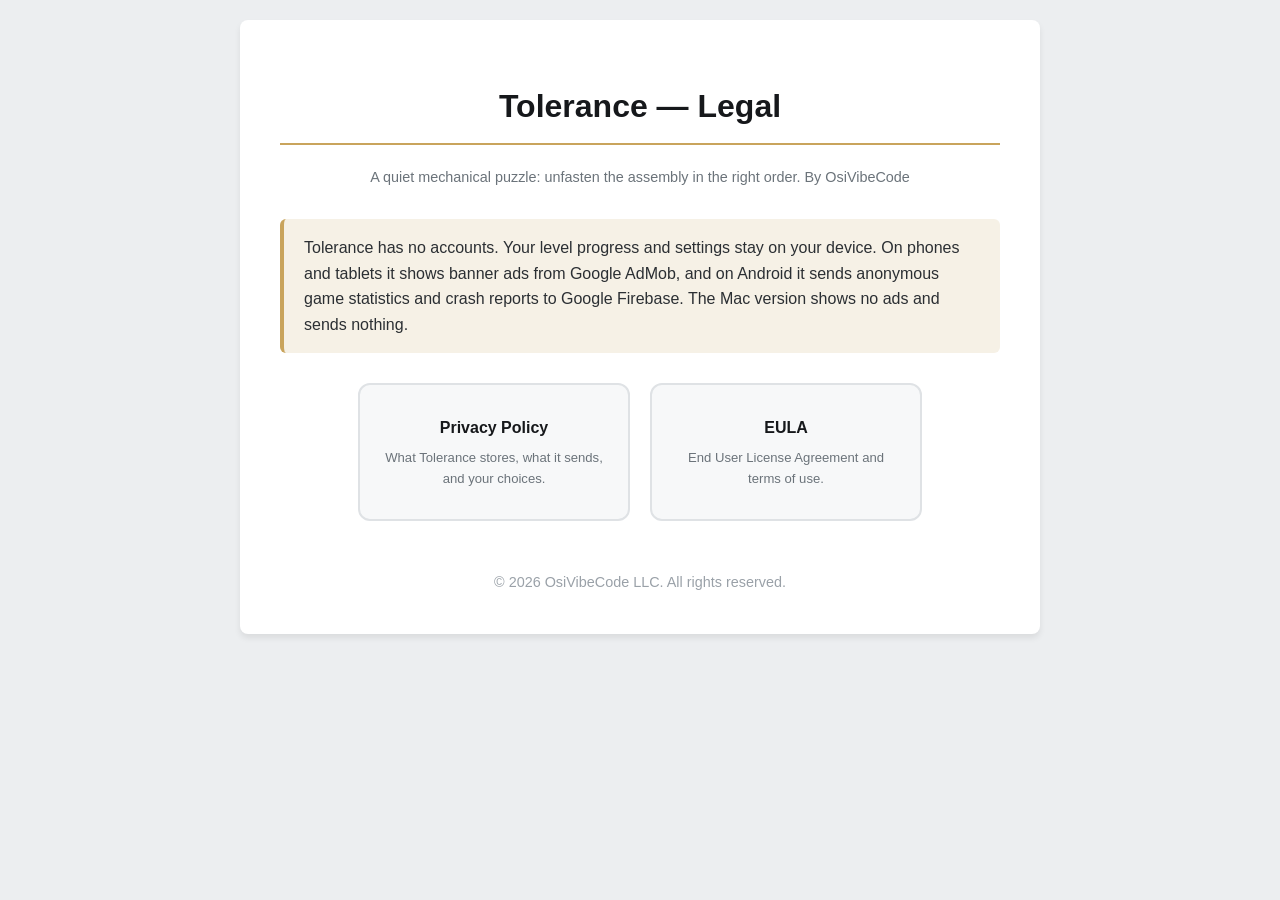
<file: index.html>
<!DOCTYPE html>
<html lang="en">
<head>
<meta charset="UTF-8"><meta name="viewport" content="width=device-width, initial-scale=1.0">
<title>Tolerance — Legal</title><link rel="stylesheet" href="style.css">
</head>
<body><div class="container">
<h1>Tolerance — Legal</h1>
<p class="subtitle">A quiet mechanical puzzle: unfasten the assembly in the right order. By OsiVibeCode</p>
<p class="callout">Tolerance has no accounts. Your level progress and settings stay on your device. On phones and
tablets it shows banner ads from Google AdMob, and on Android it sends anonymous game statistics and crash reports
to Google Firebase. The Mac version shows no ads and sends nothing.</p>
<div class="card-grid">
  <a class="card" href="privacy_policy.html"><div class="card-title">Privacy Policy</div>
    <div class="card-desc">What Tolerance stores, what it sends, and your choices.</div></a>
  <a class="card" href="eula.html"><div class="card-title">EULA</div>
    <div class="card-desc">End User License Agreement and terms of use.</div></a>
</div>
<div class="footer">&copy; 2026 OsiVibeCode LLC. All rights reserved.</div>
</div></body>
</html>
</file>
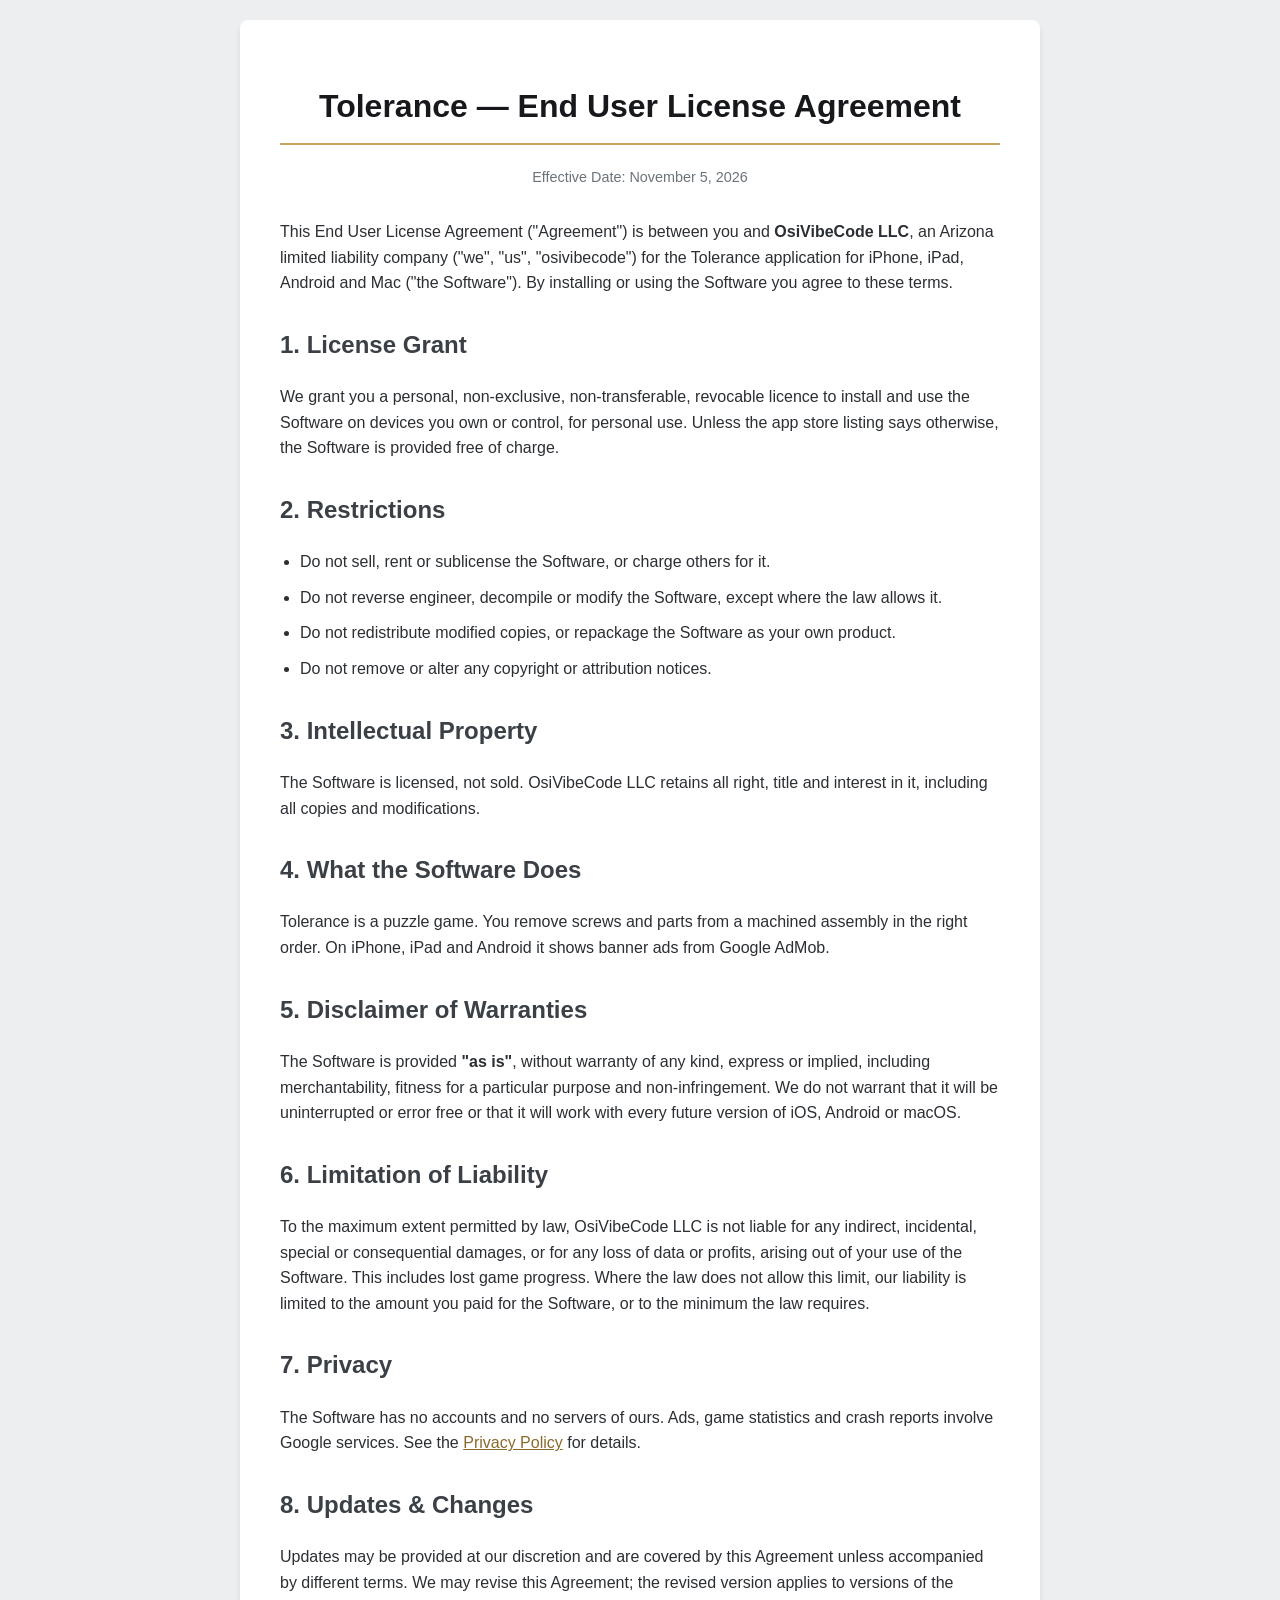
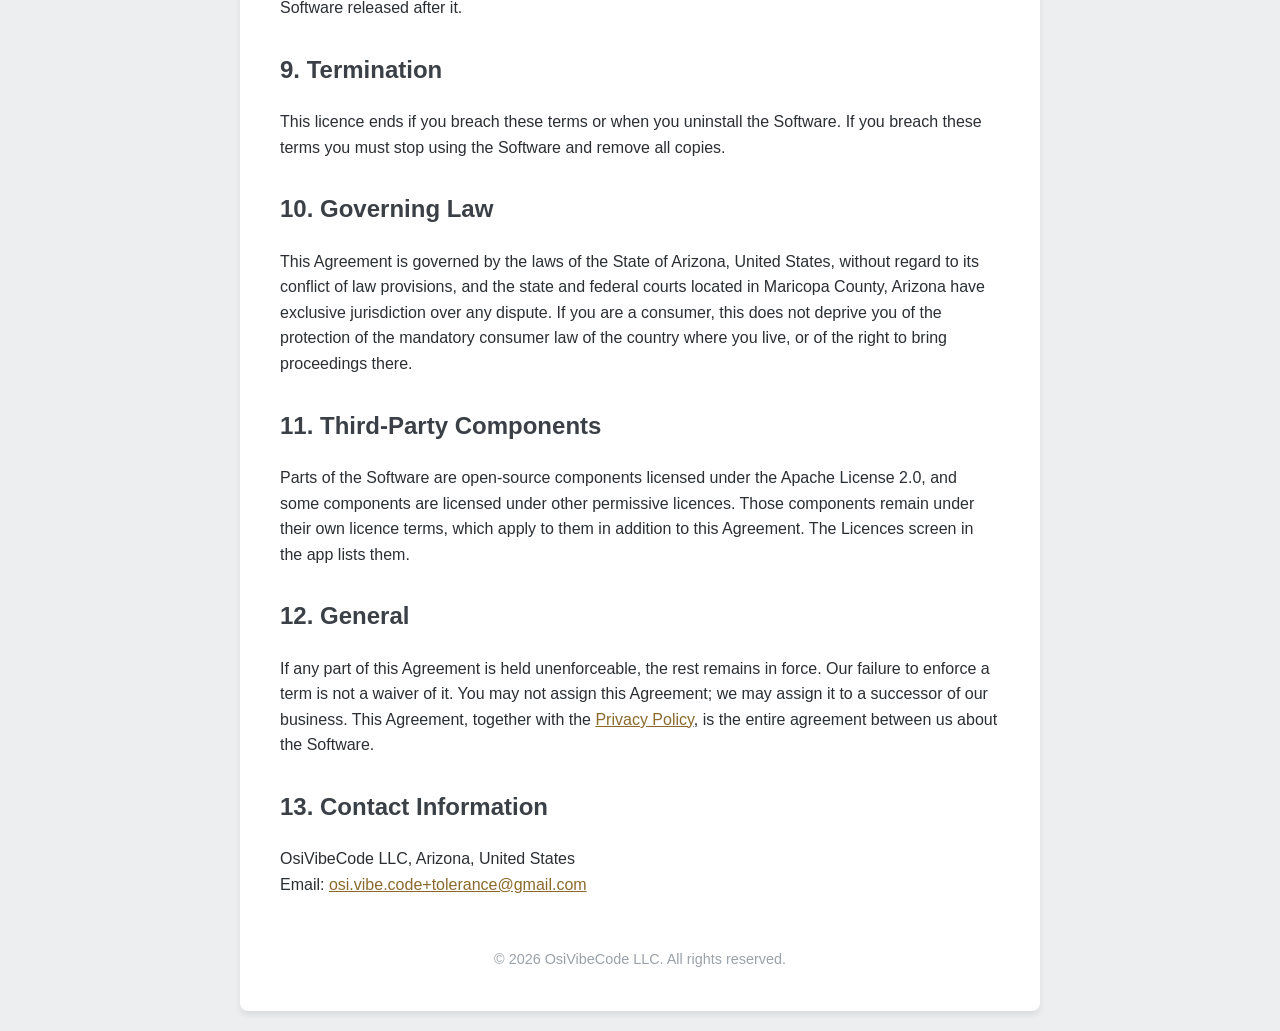
<file: eula.html>
<!DOCTYPE html>
<html lang="en">
<head>
<meta charset="UTF-8"><meta name="viewport" content="width=device-width, initial-scale=1.0">
<title>EULA - Tolerance</title><link rel="stylesheet" href="style.css">
</head>
<body>
<div class="container">

    <h1>Tolerance — End User License Agreement</h1>
    <p class="update-date">Effective Date: November 5, 2026</p>

    <p>This End User License Agreement ("Agreement") is between you and <strong>OsiVibeCode LLC</strong>,
       an Arizona limited liability company ("we", "us", "osivibecode") for the Tolerance application for
       iPhone, iPad, Android and Mac ("the Software"). By installing or using the Software you agree to these
       terms.</p>

    <h2>1. License Grant</h2>
    <p>We grant you a personal, non-exclusive, non-transferable, revocable licence to install and use
       the Software on devices you own or control, for personal use. Unless the app store listing says
       otherwise, the Software is provided free of charge.</p>

    <h2>2. Restrictions</h2>
    <ul>
        <li>Do not sell, rent or sublicense the Software, or charge others for it.</li>
        <li>Do not reverse engineer, decompile or modify the Software, except where the law allows it.</li>
        <li>Do not redistribute modified copies, or repackage the Software as your own product.</li>
        <li>Do not remove or alter any copyright or attribution notices.</li>
    </ul>

    <h2>3. Intellectual Property</h2>
    <p>The Software is licensed, not sold. OsiVibeCode LLC retains all right, title and interest in it,
       including all copies and modifications.</p>

    <h2>4. What the Software Does</h2>
    <p>Tolerance is a puzzle game. You remove screws and parts from a machined assembly in the right order. On
       iPhone, iPad and Android it shows banner ads from Google AdMob.</p>

    <h2>5. Disclaimer of Warranties</h2>
    <p>The Software is provided <strong>"as is"</strong>, without warranty of any kind, express or
       implied, including merchantability, fitness for a particular purpose and non-infringement. We do
       not warrant that it will be uninterrupted or error free or that it will work with
       every future version of iOS, Android or macOS.</p>

    <h2>6. Limitation of Liability</h2>
    <p>To the maximum extent permitted by law, OsiVibeCode LLC is not liable for any indirect, incidental,
       special or consequential damages, or for any loss of data or profits, arising out of your use of
       the Software. This includes lost game progress. Where the law does not allow this limit, our liability is limited to the amount you paid
       for the Software, or to the minimum the law requires.</p>

    <h2>7. Privacy</h2>
    <p>The Software has no accounts and no servers of ours. Ads, game statistics and crash reports involve Google
       services. See the <a href="privacy_policy.html">Privacy Policy</a> for details.</p>

    <h2>8. Updates &amp; Changes</h2>
    <p>Updates may be provided at our discretion and are covered by this Agreement unless accompanied by
       different terms. We may revise this Agreement; the revised version applies to versions of the
       Software released after it.</p>

    <h2>9. Termination</h2>
    <p>This licence ends if you breach these terms or when you uninstall the Software. If you breach these
       terms you must stop using the Software and remove all copies.</p>

    <h2>10. Governing Law</h2>
    <p>This Agreement is governed by the laws of the State of Arizona, United States, without regard to its
       conflict of law provisions, and the state and federal courts located in Maricopa County, Arizona
       have exclusive jurisdiction over any dispute. If you are a consumer, this does not deprive you of the
       protection of the mandatory consumer law of the country where you live, or of the right to bring
       proceedings there.</p>

    <h2>11. Third-Party Components</h2>
    <p>Parts of the Software are open-source components licensed under the Apache License 2.0, and some
       components are licensed under other permissive licences. Those components remain under their own
       licence terms, which apply to them in addition to this Agreement. The Licences screen in the app
       lists them.</p>

    <h2>12. General</h2>
    <p>If any part of this Agreement is held unenforceable, the rest remains in force. Our failure to enforce
       a term is not a waiver of it. You may not assign this Agreement; we may assign it to a successor of our
       business. This Agreement, together with the <a href="privacy_policy.html">Privacy Policy</a>, is the
       entire agreement between us about the Software.</p>

    <h2>13. Contact Information</h2>
    <p>OsiVibeCode LLC, Arizona, United States<br>
       Email: <a href="mailto:osi.vibe.code+tolerance@gmail.com">osi.vibe.code+tolerance@gmail.com</a></p>
    <div class="footer">
        &copy; 2026 OsiVibeCode LLC. All rights reserved.
    </div>
</div>
</body>
</html>
</file>
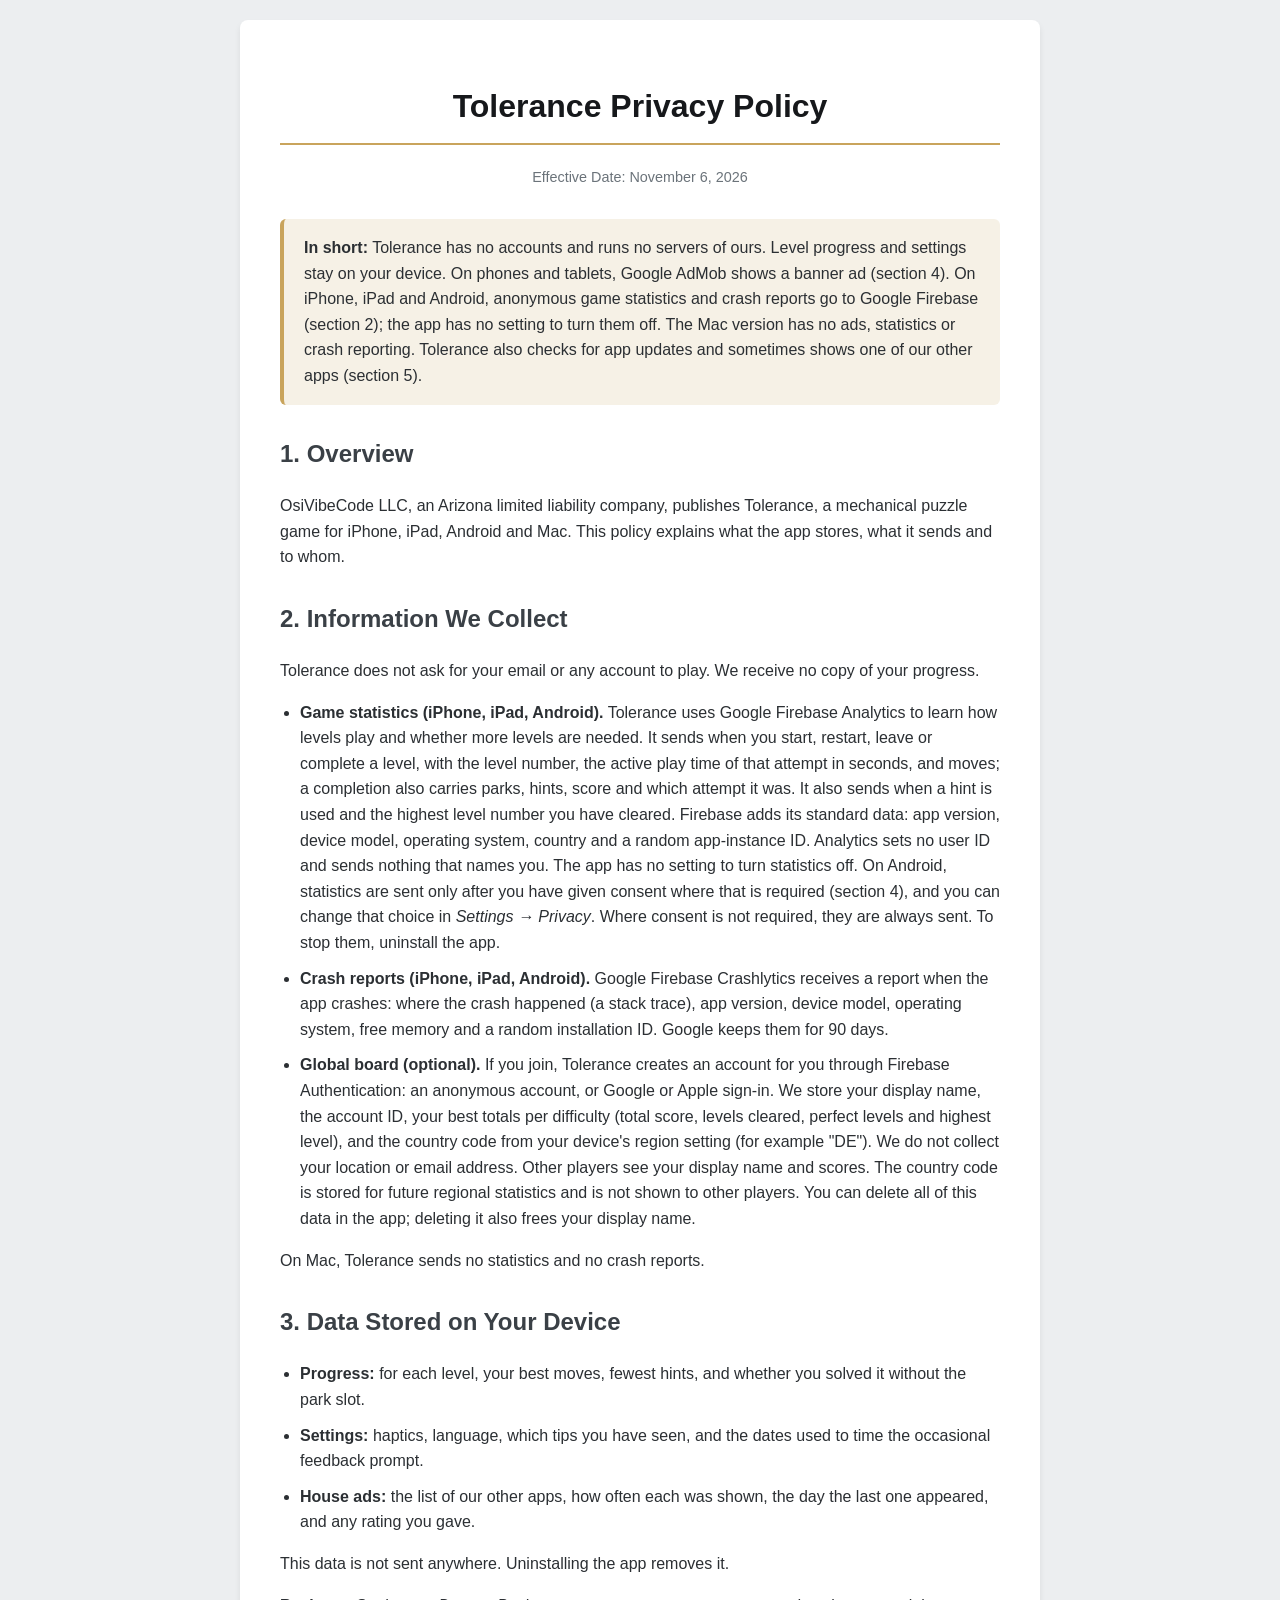
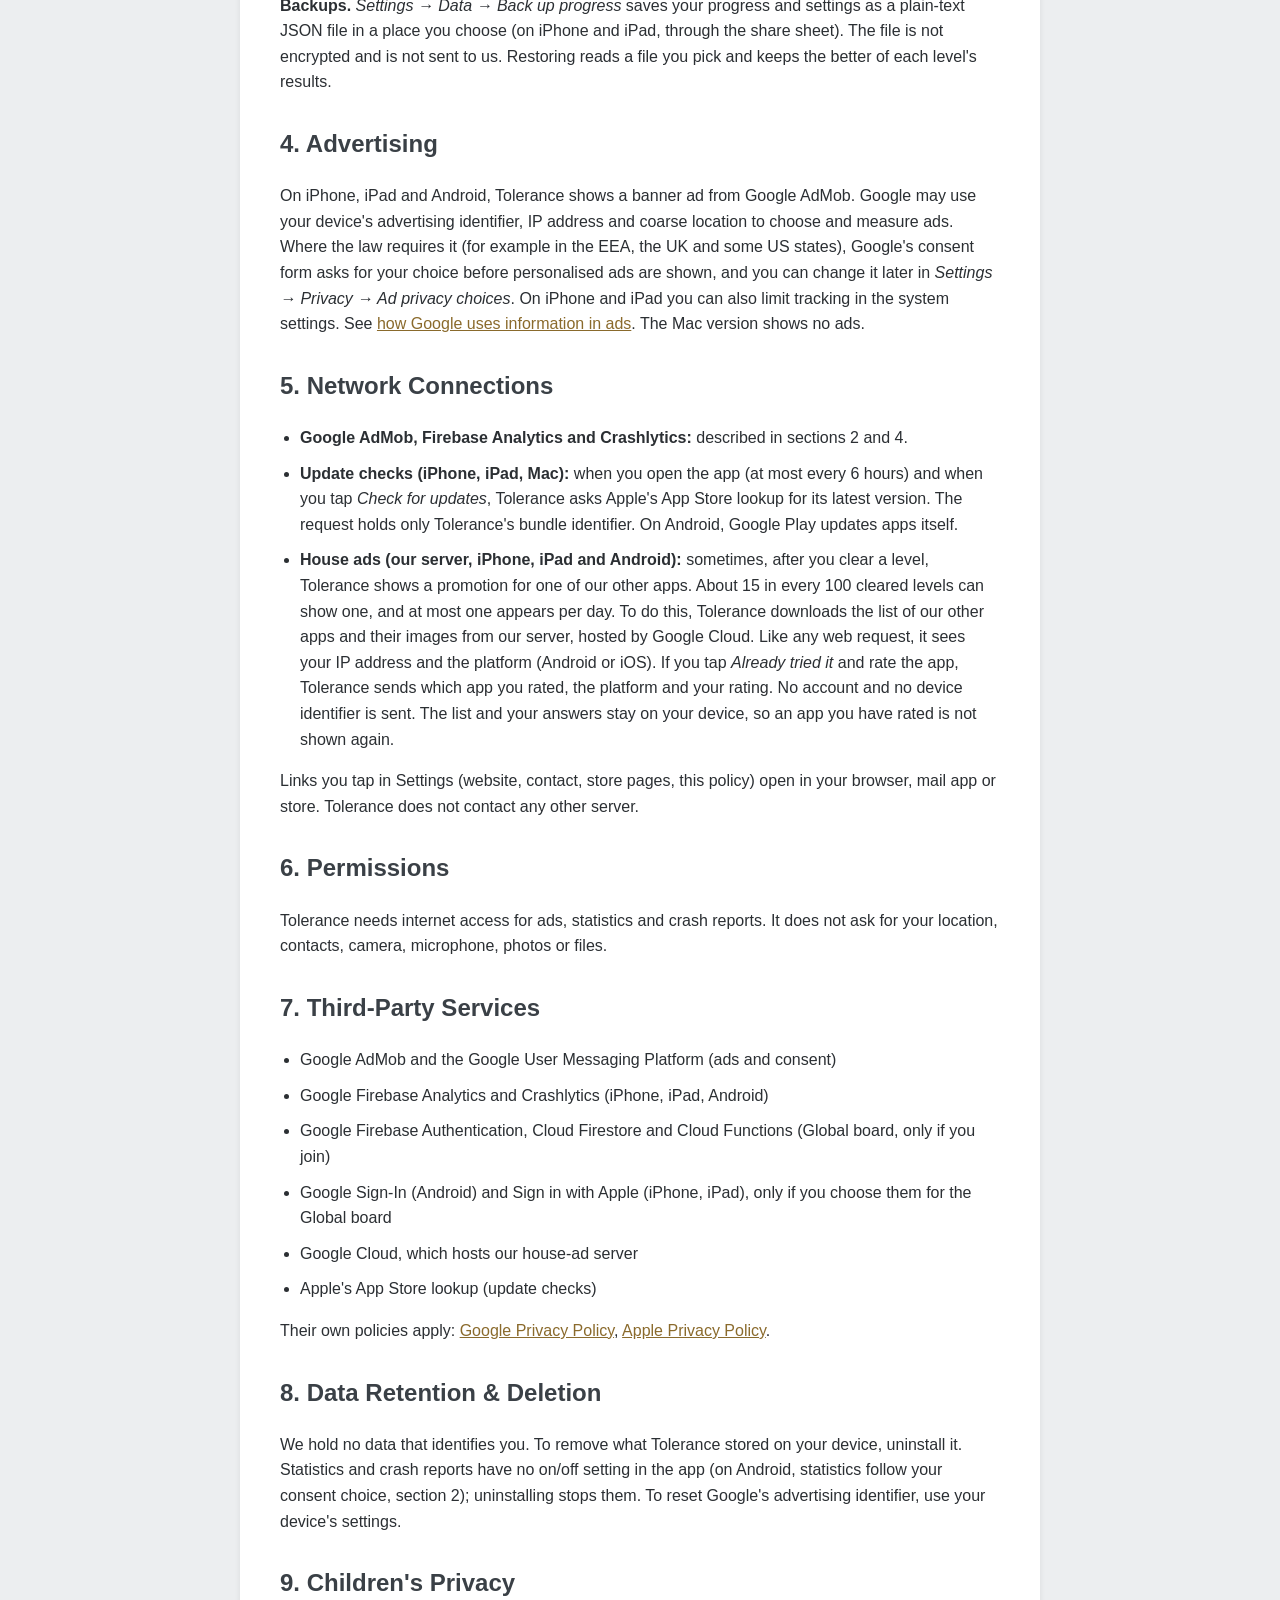
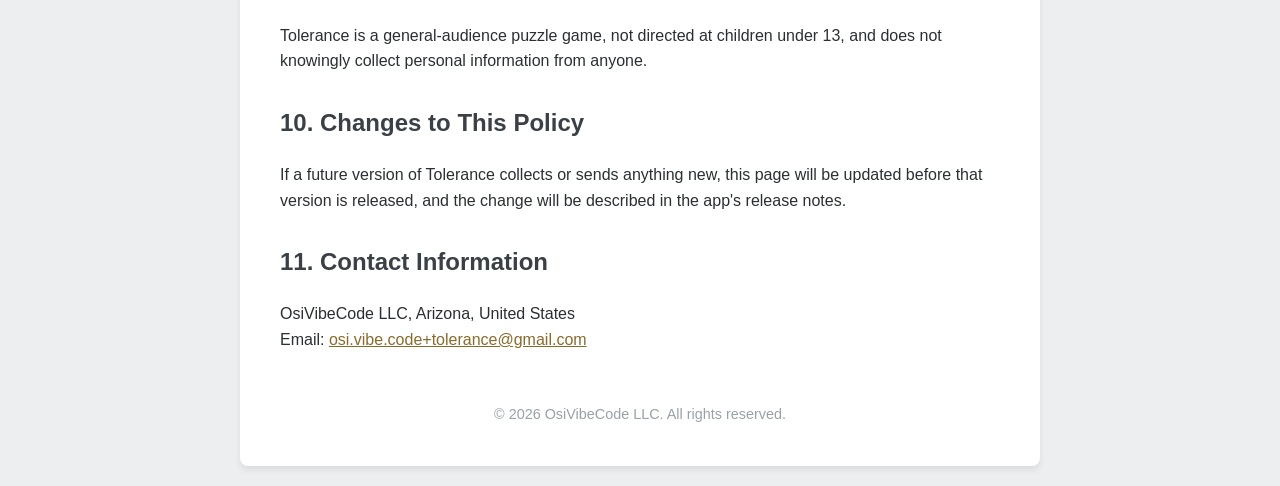
<file: privacy_policy.html>
<!DOCTYPE html>
<html lang="en">
<head>
<meta charset="UTF-8"><meta name="viewport" content="width=device-width, initial-scale=1.0">
<title>Privacy Policy - Tolerance</title><link rel="stylesheet" href="style.css">
</head>
<body><div class="container">
<h1>Tolerance Privacy Policy</h1>
<p class="update-date">Effective Date: November 6, 2026</p>

<div class="callout"><strong>In short:</strong> Tolerance has no accounts and runs no servers of ours. Level progress
and settings stay on your device. On phones and tablets, Google AdMob shows a banner ad (section 4). On iPhone, iPad and
Android, anonymous game statistics and crash reports go to Google Firebase (section 2); the app has no setting to turn them
off. The Mac version has no ads, statistics or crash reporting. Tolerance also checks for app updates and sometimes
shows one of our other apps (section 5).</div>

<h2>1. Overview</h2>
<p>OsiVibeCode LLC, an Arizona limited liability company, publishes Tolerance, a mechanical puzzle game for iPhone,
iPad, Android and Mac. This policy explains what the app stores, what it sends and to whom.</p>

<h2>2. Information We Collect</h2>
<p>Tolerance does not ask for your email or any account to play. We receive no copy of your progress.</p>
<ul>
<li><strong>Game statistics (iPhone, iPad, Android).</strong> Tolerance uses Google Firebase Analytics to learn
how levels play and whether more levels are needed. It sends when you start, restart, leave or complete a level, with
the level number, the active play time of that attempt in seconds, and moves; a completion also carries parks, hints,
score and which attempt it was. It also sends when a hint is used and the highest level number you have cleared.
Firebase adds its standard data: app version, device model, operating system, country and a random app-instance ID.
Analytics sets no user ID and sends nothing that names you. The app has no setting to turn statistics off. On Android,
statistics are sent only after you have given consent where that is required (section 4), and you can change that
choice in <em>Settings → Privacy</em>. Where consent is not required, they are always sent. To stop them, uninstall
the app.</li>
<li><strong>Crash reports (iPhone, iPad, Android).</strong> Google Firebase Crashlytics receives a report when the app crashes:
where the crash happened (a stack trace), app version, device model, operating system, free memory and a random
installation ID. Google keeps them for 90 days.</li>
<li><strong>Global board (optional).</strong> If you join, Tolerance creates an account for you through Firebase
Authentication: an anonymous account, or Google or Apple sign-in. We store your display name, the account ID,
your best totals per difficulty (total score, levels cleared, perfect levels and highest level), and the country code
from your device's region setting (for example "DE"). We do not collect your location or email address. Other players
see your display name and scores. The country code is stored for future regional statistics and is not shown to
other players. You can delete all of this data in the app; deleting it also frees your display name.</li>
</ul>
<p>On Mac, Tolerance sends no statistics and no crash reports.</p>

<h2>3. Data Stored on Your Device</h2>
<ul>
<li><strong>Progress:</strong> for each level, your best moves, fewest hints, and whether you solved it without the park slot.</li>
<li><strong>Settings:</strong> haptics, language, which tips you have seen, and the dates
used to time the occasional feedback prompt.</li>
<li><strong>House ads:</strong> the list of our other apps, how often each was shown, the day the last one appeared,
and any rating you gave.</li>
</ul>
<p>This data is not sent anywhere. Uninstalling the app removes it.</p>
<p><strong>Backups.</strong> <em>Settings → Data → Back up progress</em> saves your progress and settings as a
plain-text JSON file in a place you choose (on iPhone and iPad, through the share sheet). The file is not encrypted
and is not sent to us. Restoring reads a file you pick and keeps the better of each level's results.</p>

<h2>4. Advertising</h2>
<p>On iPhone, iPad and Android, Tolerance shows a banner ad from Google AdMob. Google may use your device's
advertising identifier, IP address and coarse location to choose and measure ads. Where the law requires it (for
example in the EEA, the UK and some US states), Google's consent form asks for your choice before personalised ads
are shown, and you can change it later in <em>Settings → Privacy → Ad privacy choices</em>. On iPhone and iPad you can
also limit tracking in the system settings. See <a href="https://policies.google.com/technologies/ads">how Google uses
information in ads</a>. The Mac version shows no ads.</p>

<h2>5. Network Connections</h2>
<ul>
<li><strong>Google AdMob, Firebase Analytics and Crashlytics:</strong> described in sections 2 and 4.</li>
<li><strong>Update checks (iPhone, iPad, Mac):</strong> when you open the app (at most every 6 hours) and when you tap
<em>Check for updates</em>, Tolerance asks Apple's App Store lookup for its latest version. The request holds only
Tolerance's bundle identifier. On Android, Google Play updates apps itself.</li>
<li><strong>House ads (our server, iPhone, iPad and Android):</strong> sometimes, after you clear a level, Tolerance
shows a promotion for one of our other apps. About 15 in every 100 cleared levels can show one, and at most one
appears per day. To do this, Tolerance downloads the list of our other apps and their images from our server, hosted
by Google Cloud. Like any web request, it sees your IP address and the platform (Android or iOS). If you tap
<em>Already tried it</em> and rate the app, Tolerance sends which app you rated, the platform and your rating. No
account and no device identifier is sent. The list and your answers stay on your device, so an app you have rated is
not shown again.</li>
</ul>
<p>Links you tap in Settings (website, contact, store pages, this policy) open in your browser, mail app or store.
Tolerance does not contact any other server.</p>

<h2>6. Permissions</h2>
<p>Tolerance needs internet access for ads, statistics and crash reports. It does not ask for your location,
contacts, camera, microphone, photos or files.</p>

<h2>7. Third-Party Services</h2>
<ul>
<li>Google AdMob and the Google User Messaging Platform (ads and consent)</li>
<li>Google Firebase Analytics and Crashlytics (iPhone, iPad, Android)</li>
<li>Google Firebase Authentication, Cloud Firestore and Cloud Functions (Global board, only if you join)</li>
<li>Google Sign-In (Android) and Sign in with Apple (iPhone, iPad), only if you choose them for the Global board</li>
<li>Google Cloud, which hosts our house-ad server</li>
<li>Apple's App Store lookup (update checks)</li>
</ul>
<p>Their own policies apply: <a href="https://policies.google.com/privacy">Google Privacy Policy</a>, <a href="https://www.apple.com/legal/privacy/">Apple Privacy Policy</a>.</p>

<h2>8. Data Retention &amp; Deletion</h2>
<p>We hold no data that identifies you. To remove what Tolerance stored on your device, uninstall it. Statistics and crash reports
have no on/off setting in the app (on Android, statistics follow your consent choice, section 2); uninstalling stops them. To reset Google's advertising identifier, use your device's settings.</p>

<h2>9. Children's Privacy</h2>
<p>Tolerance is a general-audience puzzle game, not directed at children under 13, and does not knowingly collect
personal information from anyone.</p>

<h2>10. Changes to This Policy</h2>
<p>If a future version of Tolerance collects or sends anything new, this page will be updated before that version is
released, and the change will be described in the app's release notes.</p>

<h2>11. Contact Information</h2>
<p>OsiVibeCode LLC, Arizona, United States<br>Email: <a href="mailto:osi.vibe.code+tolerance@gmail.com">osi.vibe.code+tolerance@gmail.com</a></p>

<div class="footer">&copy; 2026 OsiVibeCode LLC. All rights reserved.</div>
</div></body>
</html>
</file>
<file: style.css>
body { font-family: -apple-system, BlinkMacSystemFont, "Segoe UI", Roboto, Helvetica, Arial, sans-serif;
  line-height: 1.6; color: #2b2f33; max-width: 800px; margin: 0 auto; padding: 20px; background: #eceef0; }
.container { background: #fff; padding: 40px; border-radius: 8px; box-shadow: 0 4px 6px rgba(0,0,0,.08); }
h1 { color: #16181b; border-bottom: 2px solid #c9a45c; padding-bottom: 10px; text-align: center; }
h2 { color: #3a4046; margin-top: 30px; }
a { color: #8a6a2c; }
.update-date, .subtitle { text-align: center; font-size: .9em; color: #6b737a; margin-bottom: 30px; }
.callout { background: #f6f1e6; border-left: 4px solid #c9a45c; padding: 16px 20px; border-radius: 6px; margin: 24px 0; }
ul { padding-left: 20px; } li { margin-bottom: 10px; }
.card-grid { display: flex; gap: 20px; justify-content: center; flex-wrap: wrap; margin-top: 30px; }
.card { display: block; background: #f7f8f9; border: 2px solid #dfe2e5; border-radius: 12px; padding: 30px 24px;
  width: 220px; text-decoration: none; color: #16181b; text-align: center; }
.card:hover { border-color: #c9a45c; }
.card-title { font-weight: 700; margin-bottom: 6px; } .card-desc { font-size: .82em; color: #6b737a; }
.footer { margin-top: 50px; text-align: center; font-size: .9em; color: #9aa1a8; }
@media (max-width: 600px) { .container { padding: 20px; } .card { width: 100%; } }
</file>
